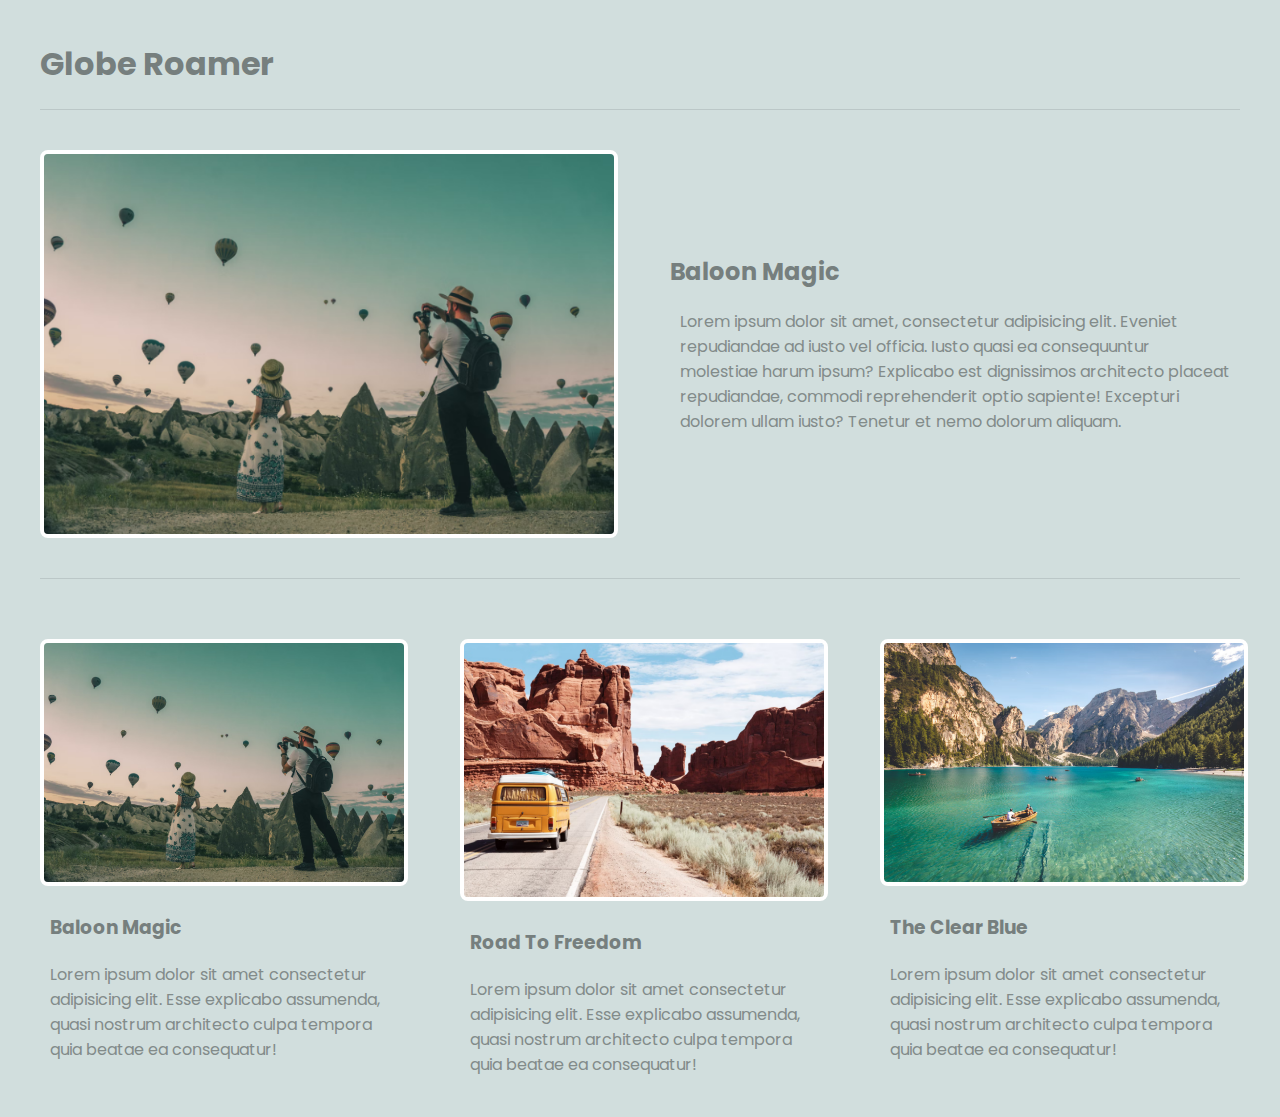
<file: Project-1/index.html>
<!DOCTYPE html>
<html lang="en">
<head>
    <meta charset="UTF-8">
    <meta name="viewport" content="width=device-width, initial-scale=1.0">
    <link rel="preconnect" href="https://fonts.googleapis.com">
<link rel="preconnect" href="https://fonts.gstatic.com" crossorigin>
<link href="https://fonts.googleapis.com/css2?family=Poppins:wght@200;300;400;500;600;700&display=swap" rel="stylesheet">
    <link rel="stylesheet" href="style.css">
    <title>Document</title>
</head>
<body>
    <header>
        <h1>Globe Roamer</h1>
    </header>
    <main class="grid-container">
        <article class="featured">
            <img src="images/1.png" alt="featured">
            <div>
                <h2>Baloon Magic</h2>
                <p>Lorem ipsum dolor sit amet, consectetur adipisicing elit. Eveniet repudiandae ad 
                    iusto vel officia. Iusto quasi ea consequuntur molestiae harum ipsum? Explicabo 
                    est dignissimos architecto placeat repudiandae, commodi 
                    reprehenderit optio sapiente! Excepturi dolorem ullam iusto? Tenetur et nemo 
                    dolorum aliquam.
                </p>
            </div>
        </article>
        <article>
            <img src="images/1.png" alt="article">
            <div>
                <h3>Baloon Magic</h3>
                <p>Lorem ipsum dolor sit amet consectetur adipisicing elit. Esse explicabo 
                    assumenda, quasi nostrum architecto culpa tempora quia beatae ea 
                    consequatur!</p>
            </div>
        </article>
        <article>
            <img src="images/2.png" alt="article">
            <div>
                <h3>Road To Freedom</h3>
                <p>Lorem ipsum dolor sit amet consectetur adipisicing elit. Esse explicabo 
                    assumenda, quasi nostrum architecto culpa tempora quia beatae ea 
                    consequatur!</p>
            </div>
        </article>
        <article>
            <img src="images/3.png" alt="article">
            <div>
                <h3>The Clear Blue</h3>
                <p>Lorem ipsum dolor sit amet consectetur adipisicing elit. Esse explicabo 
                    assumenda, quasi nostrum architecto culpa tempora quia beatae ea 
                    consequatur!</p>
            </div>
        </article>
    </main>
</body>
</html>
</file>
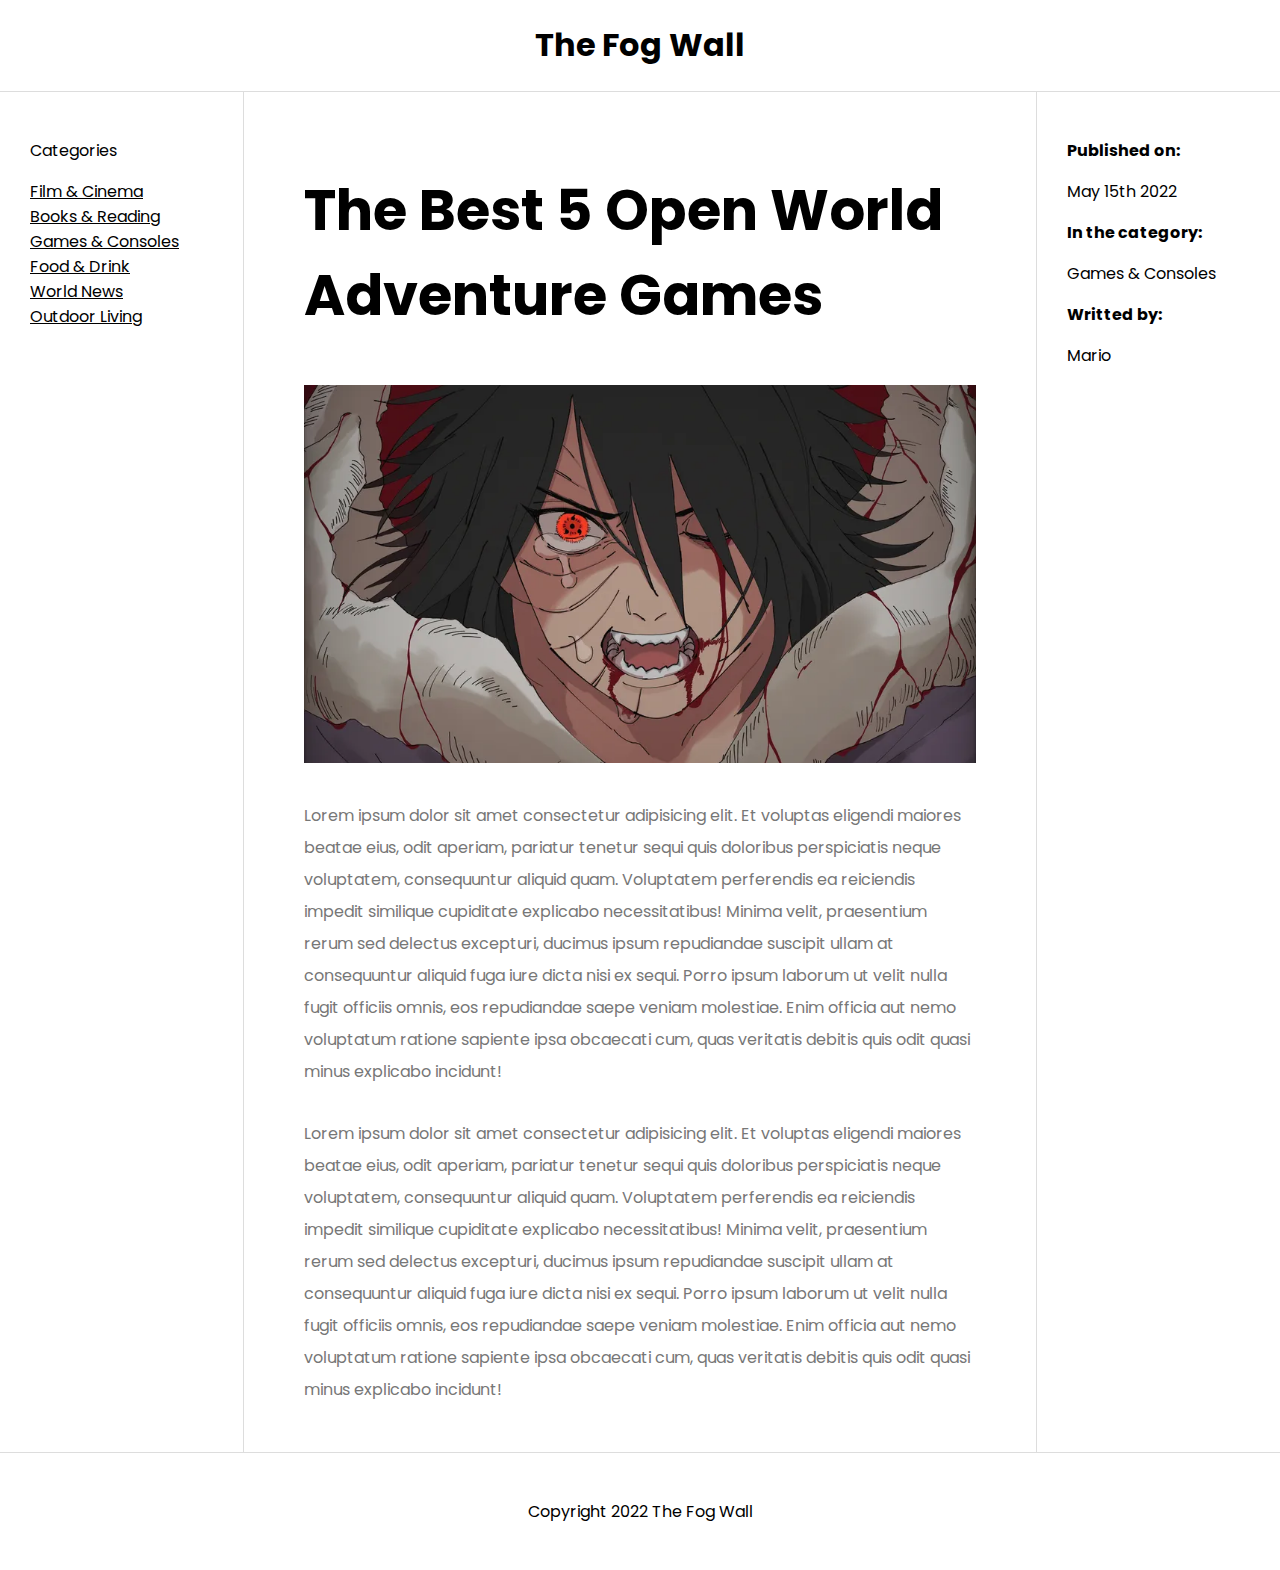
<file: Project-2/index.html>
<!DOCTYPE html>
<html lang="en">
<head>
    <meta charset="UTF-8">
    <meta name="viewport" content="width=device-width, initial-scale=1.0">
    <link href="https://fonts.googleapis.com/css2?family=Poppins:wght@200;300;400;500;600;700&display=swap" rel="stylesheet">
    <link rel="stylesheet" href="style.css">
    <title>Holy Grail Layout</title>
</head>
<body>
  <div class="grid-container">
    <header>
      <h1>The Fog Wall</h1>
    </header>
    <nav>
      <p>Categories</p>
      <li>Film & Cinema</li>
      <li>Books & Reading</li>
      <li>Games & Consoles</li>
      <li>Food & Drink</li>
      <li>World News</li>
      <li>Outdoor Living</li>
    </nav>
    <article>
      <h2>The Best 5 Open World Adventure Games</h2>
      <img src="images/1.jpg" alt="article banner">
      <p>Lorem ipsum dolor sit amet consectetur adipisicing elit. Et voluptas eligendi maiores beatae eius, odit aperiam, pariatur tenetur sequi quis doloribus perspiciatis neque voluptatem, consequuntur aliquid quam. Voluptatem perferendis ea reiciendis impedit similique cupiditate explicabo necessitatibus! Minima velit, praesentium rerum sed delectus excepturi, ducimus ipsum repudiandae suscipit ullam at consequuntur aliquid fuga iure dicta nisi ex sequi. Porro ipsum laborum ut velit nulla fugit officiis omnis, eos repudiandae saepe veniam molestiae. Enim officia aut nemo voluptatum ratione sapiente ipsa obcaecati cum, quas veritatis debitis quis odit quasi minus explicabo incidunt!</p>
      <p>Lorem ipsum dolor sit amet consectetur adipisicing elit. Et voluptas eligendi maiores beatae eius, odit aperiam, pariatur tenetur sequi quis doloribus perspiciatis neque voluptatem, consequuntur aliquid quam. Voluptatem perferendis ea reiciendis impedit similique cupiditate explicabo necessitatibus! Minima velit, praesentium rerum sed delectus excepturi, ducimus ipsum repudiandae suscipit ullam at consequuntur aliquid fuga iure dicta nisi ex sequi. Porro ipsum laborum ut velit nulla fugit officiis omnis, eos repudiandae saepe veniam molestiae. Enim officia aut nemo voluptatum ratione sapiente ipsa obcaecati cum, quas veritatis debitis quis odit quasi minus explicabo incidunt!</p>
    </article>
    <aside>
      <ul>
        <li>
          <p><strong>Published on:</strong></p>
          <p>May 15th 2022</p>
        </li>
        <li>
          <p><strong>In the category:</strong></p>
          <p>Games & Consoles</p>
        </li>
        <li>
          <p><strong>Writted by:</strong></p>
          <p>Mario</p>
        </li>
      </ul>
    </aside>
    <footer>
      <p>Copyright 2022 The Fog Wall</p>
    </footer>
  </div>
</body>
</html>
</file>
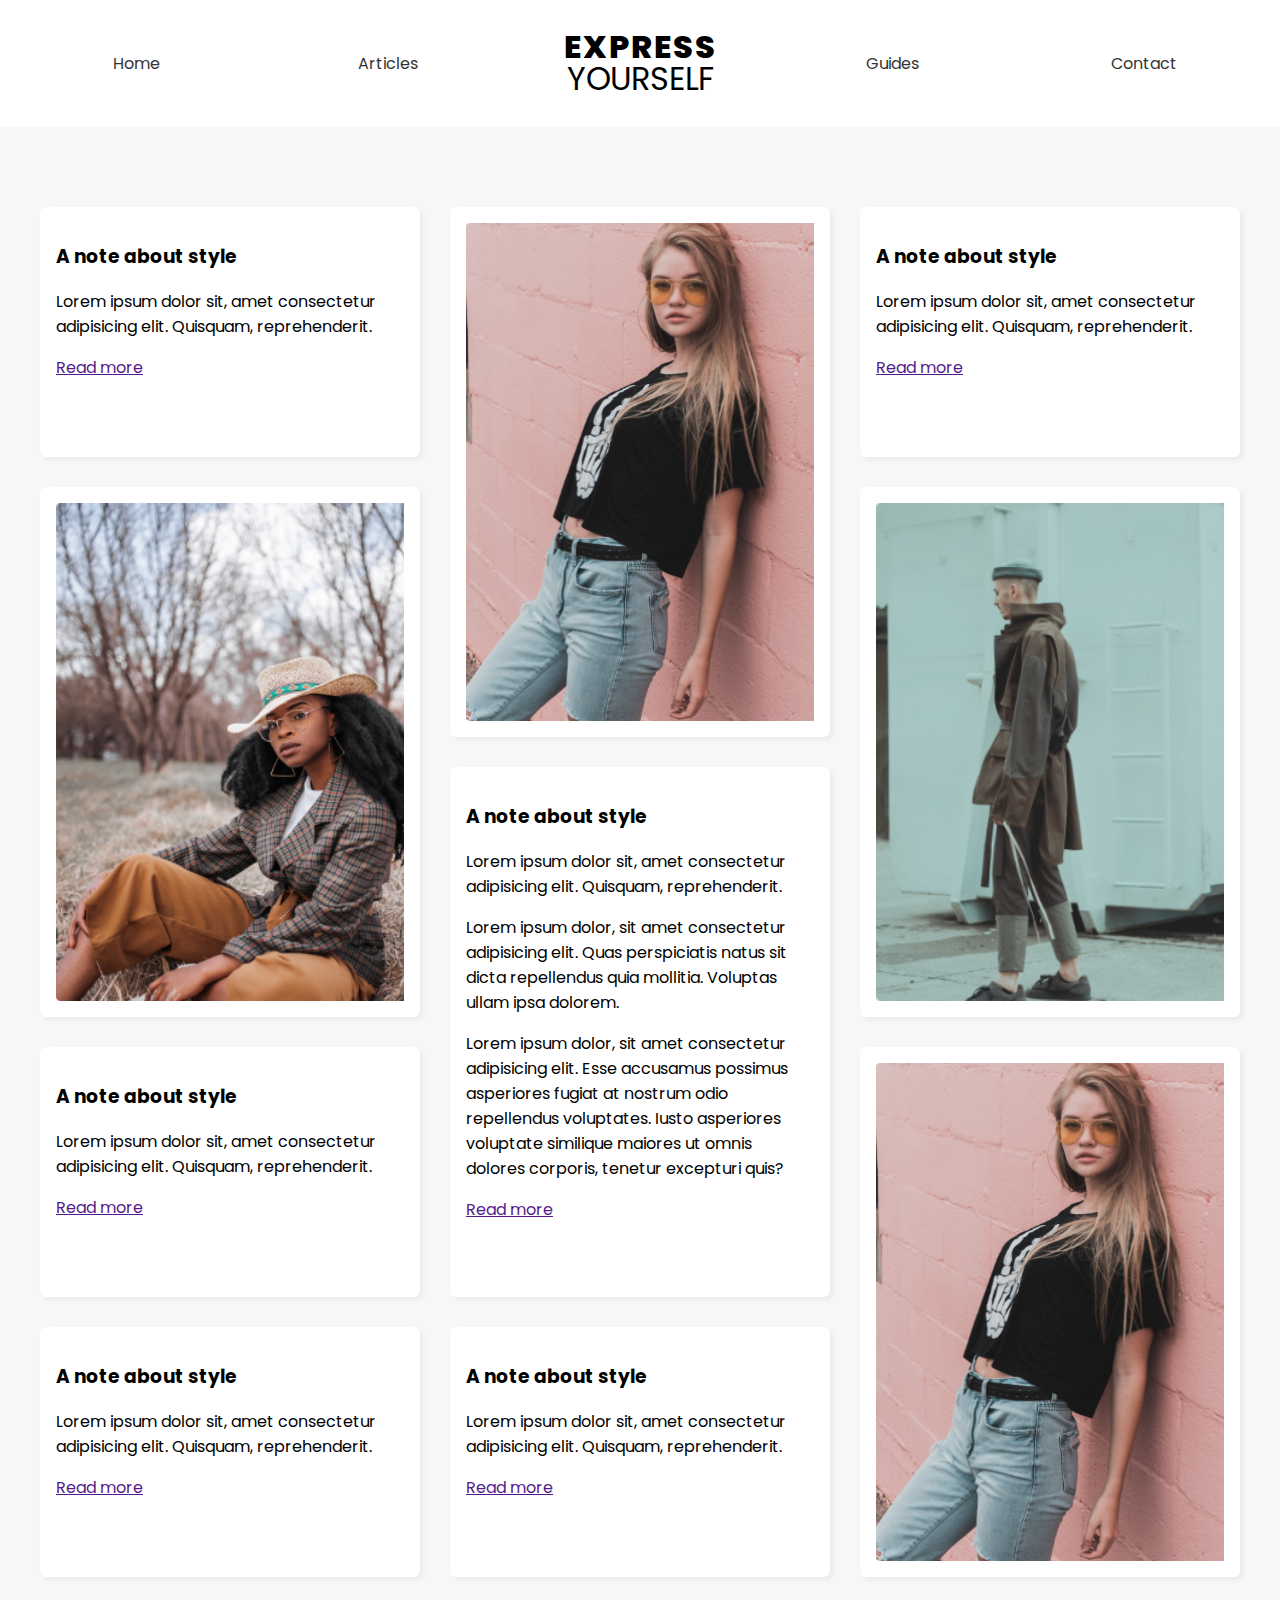
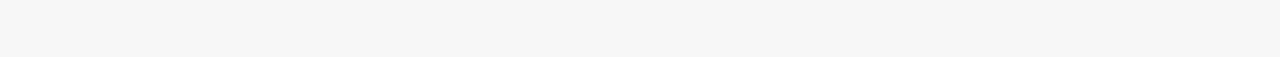
<file: Project-3/index.html>
<!DOCTYPE html>
<html lang="en">

<head>
    <meta charset="UTF-8">
    <meta name="viewport" content="width=device-width, initial-scale=1.0">
    <link href="https://fonts.googleapis.com/css2?family=Poppins:wght@200;300;400;500;600;700&display=swap"
        rel="stylesheet">
        <link rel="stylesheet" href="style.css">
    <title>Document</title>
</head>

<body>
    <header>
      <nav>
        <a href="/">Home</a>
        <a href="/">Articles</a>
        <h1>
          <div>Express</div>
          <div>Yourself</div>
        </h1>
        <a href="/">Guides</a>
        <a href="/">Contact</a>
      </nav>
    </header>
    <main>
      <div class="short">
        <h3>A note about style</h3>
        <p>Lorem ipsum dolor sit, amet consectetur adipisicing elit. Quisquam, reprehenderit.</p>
        <a href="">Read more</a>
      </div>
      <div class="tall">
        <img src="./images/1 .png" alt="model">
      </div>
      <div class="short">
        <h3>A note about style</h3>
        <p>Lorem ipsum dolor sit, amet consectetur adipisicing elit. Quisquam, reprehenderit.</p>
        <a href="">Read more</a>
      </div>
      <div class="tall">
        <img src="./images/2 .png" alt="model">
      </div>
      <div class="tall">
        <img src="./images/3.png" alt="model">
      </div>
      <div class="tall">
        <h3>A note about style</h3>
        <p>Lorem ipsum dolor sit, amet consectetur adipisicing elit. Quisquam, reprehenderit.</p>
        <p>Lorem ipsum dolor, sit amet consectetur adipisicing elit. Quas perspiciatis natus sit dicta repellendus quia mollitia. Voluptas ullam ipsa dolorem.</p>
        <p>Lorem ipsum dolor, sit amet consectetur adipisicing elit. Esse accusamus possimus asperiores fugiat at nostrum odio repellendus voluptates. Iusto asperiores voluptate similique maiores ut omnis dolores corporis, tenetur excepturi quis?</p>
        <a href="">Read more</a>
      </div>
      <div class="short">
        <h3>A note about style</h3>
        <p>Lorem ipsum dolor sit, amet consectetur adipisicing elit. Quisquam, reprehenderit.</p>
        <a href="">Read more</a>
      </div>
      <div class="tall">
        <img src="./images/1 .png" alt="model">
      </div>
      <div class="short">
        <h3>A note about style</h3>
        <p>Lorem ipsum dolor sit, amet consectetur adipisicing elit. Quisquam, reprehenderit.</p>
        <a href="">Read more</a>
      </div>
      <div class="short">
        <h3>A note about style</h3>
        <p>Lorem ipsum dolor sit, amet consectetur adipisicing elit. Quisquam, reprehenderit.</p>
        <a href="">Read more</a>
      </div>
    </main>
  </body>

</html>
</file>
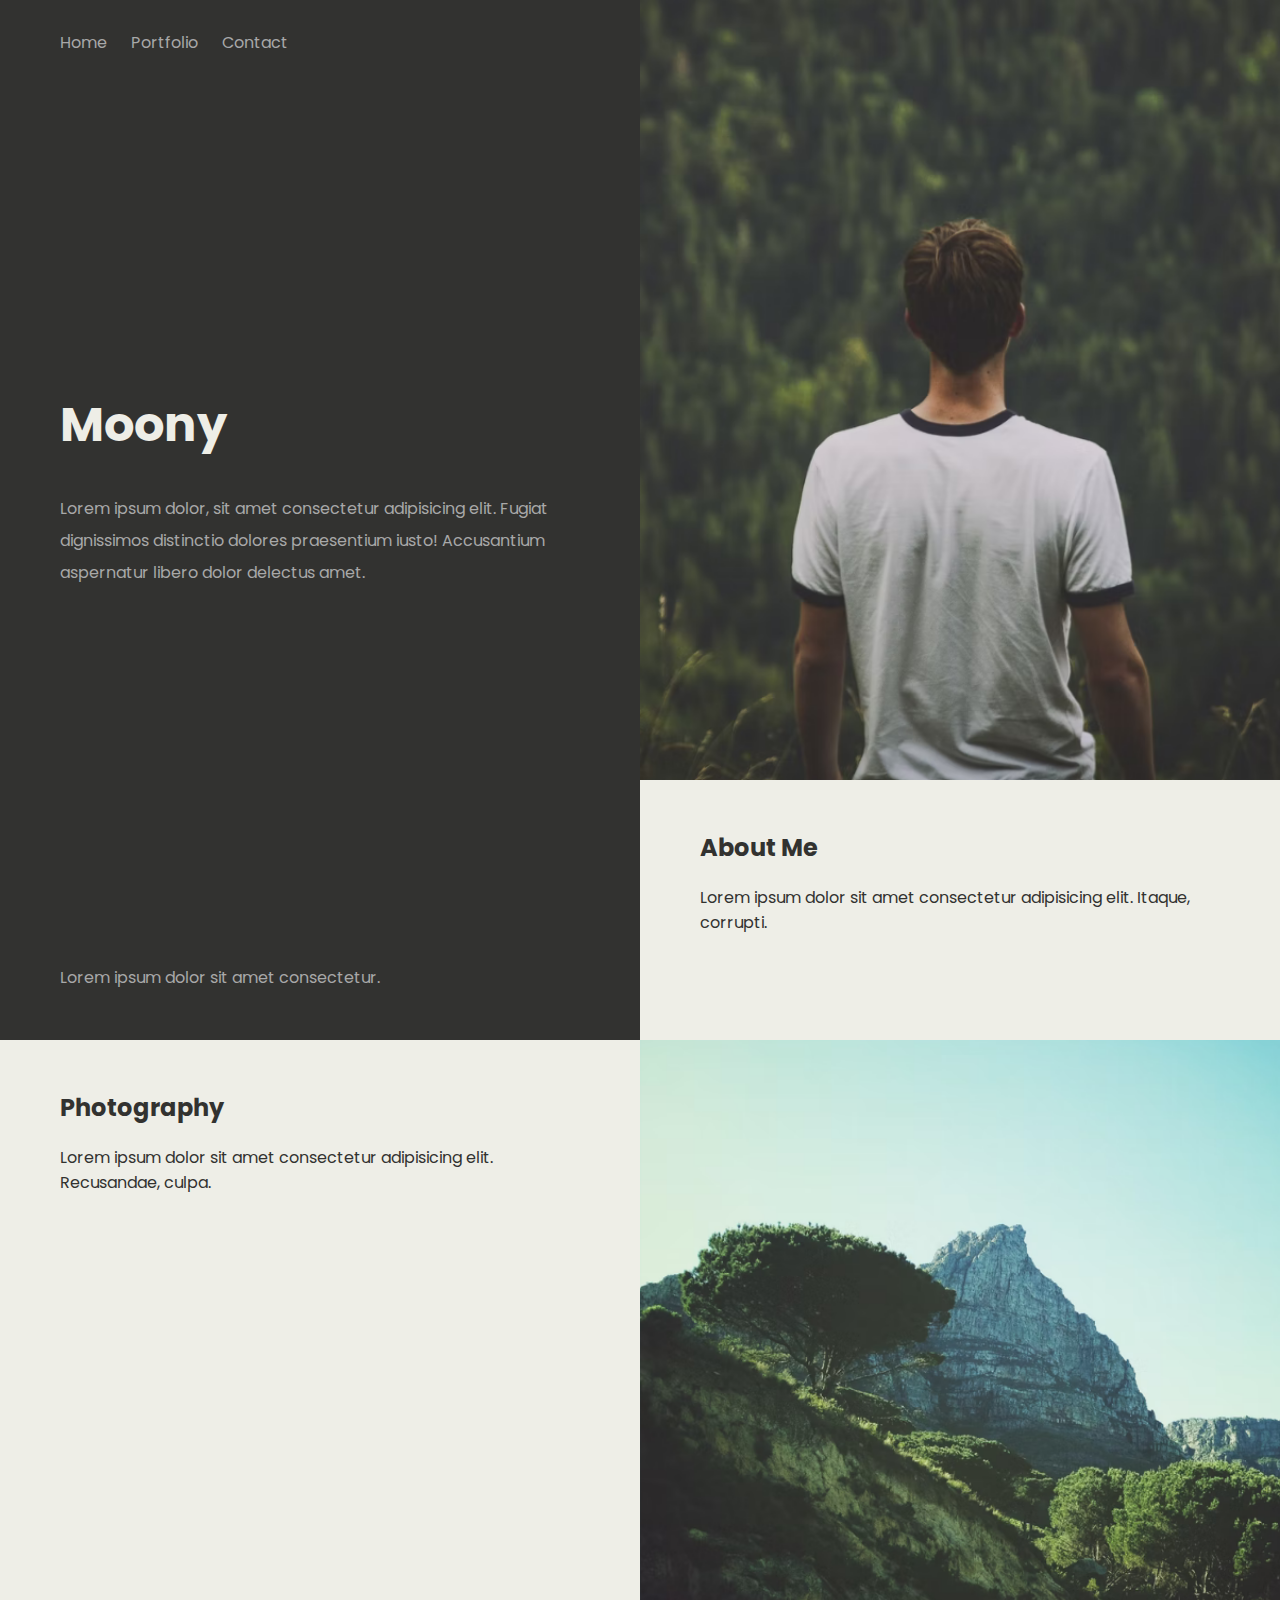
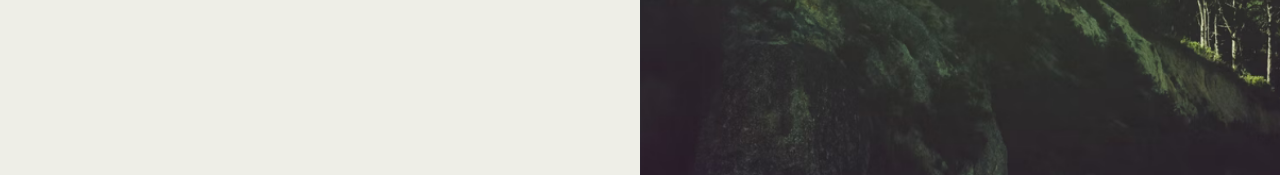
<file: Project-4/index.html>
<!DOCTYPE html>
<html lang="en">
<head>
    <meta charset="UTF-8">
    <meta name="viewport" content="width=device-width, initial-scale=1.0">
    <link href="https://fonts.googleapis.com/css2?family=Poppins:wght@200;300;400;500;600;700&display=swap"
    rel="stylesheet">
    <link rel="stylesheet" href="style.css">
    <title>Document</title>
</head>
<body>
    <main>
      <div class="panel welcome">
        <nav>
          <a href="">Home</a>
          <a href="">Portfolio</a>
          <a href="">Contact</a>
        </nav>
        <div>
          <h1>Moony</h1>
          <p>Lorem ipsum dolor, sit amet consectetur adipisicing elit. Fugiat dignissimos distinctio dolores praesentium iusto! Accusantium aspernatur libero dolor delectus amet.</p>
        </div>
        <footer>
          <p>Lorem ipsum dolor sit amet consectetur.</p>
        </footer>
      </div>
      <div class="panel about">
        <img src="img/1.png" alt="main pic">
        <div class="text">
          <h2>About Me</h2>
          <p>Lorem ipsum dolor sit amet consectetur adipisicing elit. Itaque, corrupti.</p>
        </div>
      </div>
      <div class="panel photos">
        <div class="text">
          <h2>Photography</h2>
          <p>Lorem ipsum dolor sit amet consectetur adipisicing elit. Recusandae, culpa.</p>
        </div>
        <img src="img/2.png" alt="landscape pic">
      </div>
    </main>
  </body>
  
</html>
</file>
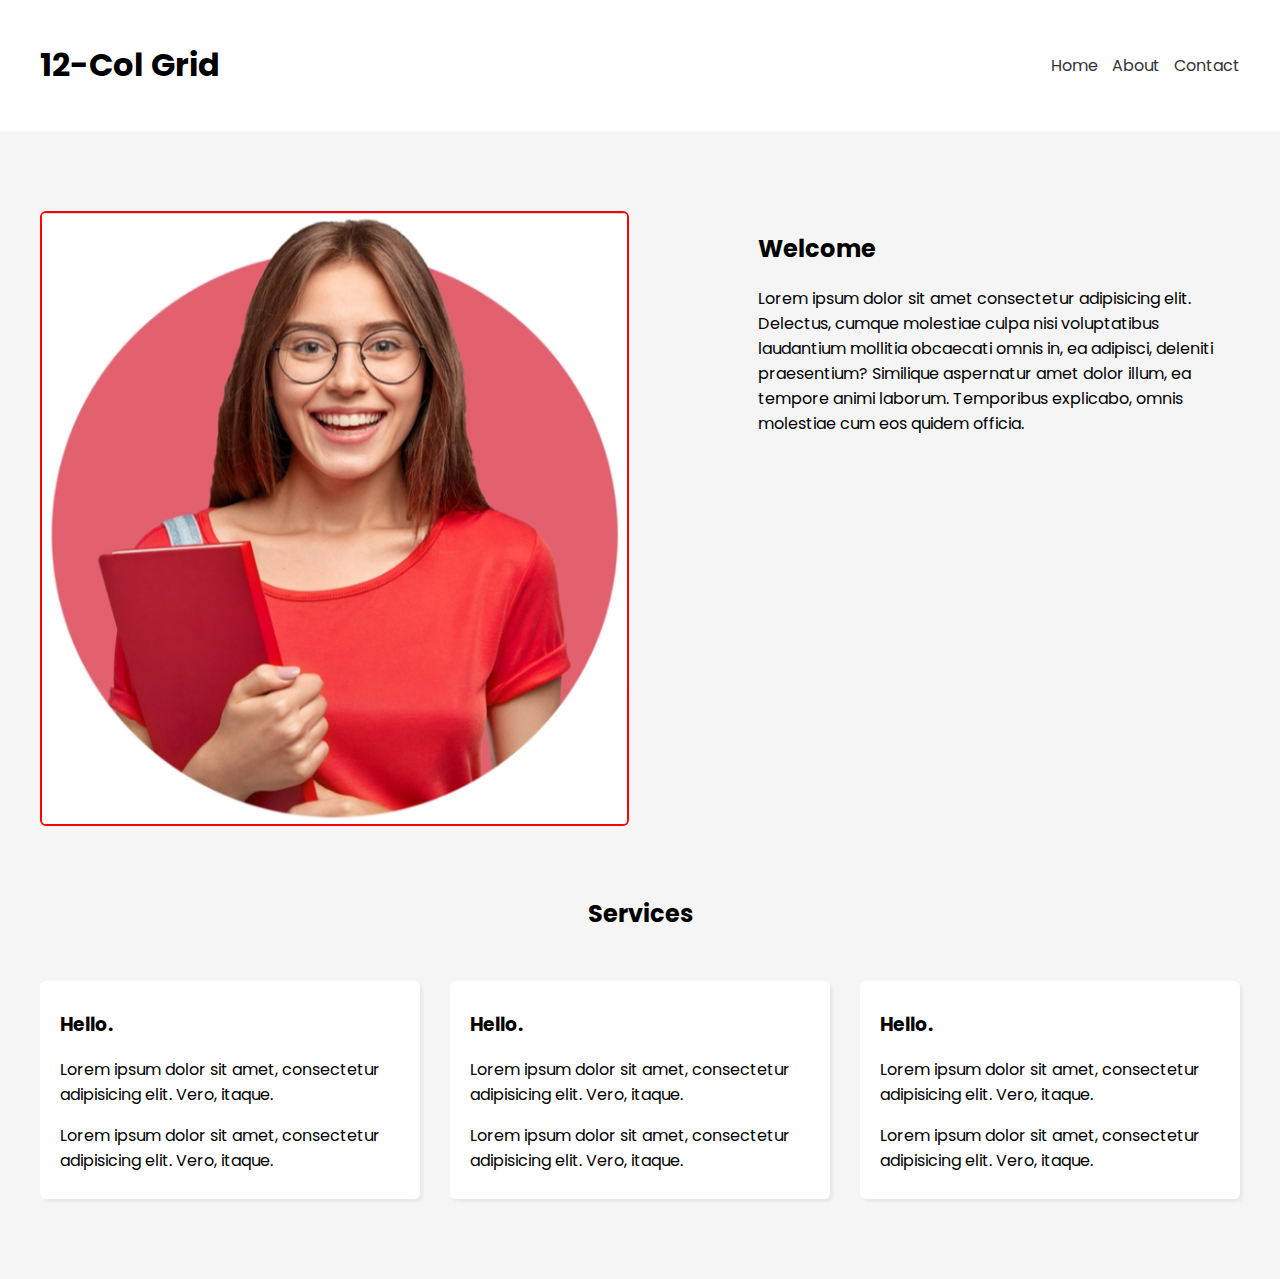
<file: Project-5/index.html>
<!DOCTYPE html>
<html lang="en">
<head>
    <meta charset="UTF-8">
    <meta name="viewport" content="width=device-width, initial-scale=1.0">
    <link href="https://fonts.googleapis.com/css2?family=Poppins:wght@200;300;400;500;600;700&display=swap"
    rel="stylesheet">
    <link rel="stylesheet" href="style.css">
    <title>Document</title>
</head>
<body>
    <div>
        <header class="grid">
          <h1>12-Col Grid</h1>
          <nav>
            <a href="">Home</a>
            <a href="">About</a>
            <a href="">Contact</a>
          </nav>
        </header>
        <main class="grid">
          <img src="./hero.png" alt="bill murray">
          <div class="welcome">
            <h2>Welcome</h2>
            <p>Lorem ipsum dolor sit amet consectetur adipisicing elit. Delectus, cumque molestiae culpa nisi voluptatibus laudantium mollitia obcaecati omnis in, ea adipisci, deleniti praesentium? Similique aspernatur amet dolor illum, ea tempore animi laborum. Temporibus explicabo, omnis molestiae cum eos quidem officia.</p>
          </div>
          <h2>Services</h2>
          <div class="card">
            <h3>Hello.</h3>
            <p>Lorem ipsum dolor sit amet, consectetur adipisicing elit. Vero, itaque.</p>
            <p>Lorem ipsum dolor sit amet, consectetur adipisicing elit. Vero, itaque.</p>
          </div>
          <div class="card">
            <h3>Hello.</h3>
            <p>Lorem ipsum dolor sit amet, consectetur adipisicing elit. Vero, itaque.</p>
            <p>Lorem ipsum dolor sit amet, consectetur adipisicing elit. Vero, itaque.</p>
          </div>
          <div class="card">
            <h3>Hello.</h3>
            <p>Lorem ipsum dolor sit amet, consectetur adipisicing elit. Vero, itaque.</p>
            <p>Lorem ipsum dolor sit amet, consectetur adipisicing elit. Vero, itaque.</p>
          </div>
        </main>
      </div>
</body>
</html>
</file>
<file: Project-1/style.css>
body{
    font-family: 'Poppins', sans-serif;
    margin:  20px;
    background: #d1dedd;
}

ul,li{
    padding: 0;
    list-style-type: none;
}
h1,h2,h3{
    color: #767f7e;
}
p{
    color: #828b8a;
}

header{
    max-width: 1200px;
    margin: 40px auto;
    border-bottom: 1px solid #bbc7c7;
}
.grid-container{
    display: grid;
    grid-template-columns: repeat(3,1fr);
    max-width: 1200px;
    gap: 60px;
    margin: 20px auto;
}
article.featured{
    grid-column: 1/4;
    display: grid;
    grid-template-columns: repeat(2,1fr);
    gap: 60px;
    align-items: center;
    border-bottom: 1px solid #bbc7c7;
    padding-bottom: 40px;
}

article img, article.featured img{
    width: 100%;
    border: 4px solid #fff;
    border-radius: 8px;
}

article p, article h3{
    margin: 20px 10px;
}

/* Responsive  */

@media screen and (max-width:980px){
    article{
        grid-column: 1/4;
        display: grid;
        grid-template-columns: repeat(2,1fr);
        gap: 60px;
        align-items: center;
    }

}

@media screen and (max-width: 760px){
    article, article.featured{
        display: block;
        margin: 0 20px;
    }
}
</file>
<file: Project-2/style.css>
body {
    margin: 0;
    font-family: "Poppins";
  }
  ul, li {
    padding: 0;
    list-style-type: none;
  }
  
  .grid-container {
    display: grid;
    grid-template-columns: 1fr 3fr 1fr;
    column-gap: 30px;
  }
  header {
    grid-column: 1/4;
    text-align: center;
    border-bottom: 1px solid #ddd;
  }
  nav {
    padding: 30px;
    border-right: 1px solid #ddd;
  }
  nav li {
    text-decoration: underline;
  }
  article {
    padding: 30px;
  }
  article h2 {
    font-size: 3.5em;
    max-width: 800px;
  }
  article img {
    width: 100%;
  }
  article p {
    margin-top: 30px;
    line-height: 2em;
    color: #777;
  }
  aside {
    padding: 30px;
    border-left: 1px solid #ddd;
  }
  footer {
    grid-column: 1/4;
    text-align: center;
    border-top: 1px solid #ddd;
    padding: 30px;
  }
  
  /* responsive */
  @media screen and (max-width: 1200px) {
    nav {
      grid-column: 1/4;
      border-right: 0;
      border-bottom: 1px solid #ddd;
    }
    nav li {
      display: inline-block;
      margin-right: 10px;
    }
    article {
      grid-column: 1/3;
    }
    aside {
      padding: 16px;
    }
  }
  
  @media screen and (max-width: 980px) {
    nav, article, aside {
      grid-column: 1/4;
    }
    aside {
      border-left: 0;
      border-top: 1px solid #ddd;
    }
    article h2 {
      font-size: 2.5em;
    }
  }
</file>
<file: Project-3/style.css>
body {
    margin: 0;
    font-family: "Poppins";
    background: #f7f7f7;
  }
  
  header {
    background: #fff;
    padding: 10px;
  }
  nav {
    max-width: 1400px;
    margin: 0 auto;
    display: grid;
    grid-template-columns: repeat(5, 1fr);
    align-items: center;
    text-align: center;
  }
  nav a {
    text-decoration: none;
    color: #333;
  }
  nav h1 {
    text-transform: uppercase;
    line-height: 1em;
  }
  nav h1 div:first-child {
    font-weight: 800;
    letter-spacing: 1.5px;
  }
  nav h1 div:last-child {
    font-weight: 400;
  }
  main {
    max-width: 1200px;
    margin: 60px auto;
    padding: 20px;
    display: grid;
    grid-template-columns: 1fr 1fr 1fr;
    grid-auto-rows: 250px;
    gap: 30px;
  }
  main div {
    overflow: hidden;
    background: #fff;
    border-radius: 6px;
    border: 16px solid #fff;
    box-shadow: 3px 3px 5px rgba(0,0,0,0.05);
  }
  main img {
    min-width: 100%;
    height: 100%;
  }
  main .short {
    grid-row: span 1;
  }
  main .tall {
    grid-row: span 2;
  }
  
  @media screen and (max-width: 960px) {
    main {
      grid-template-columns: repeat(2,1fr);
    }
  }
  
  @media screen and (max-width: 620px) {
    main {
      grid-template-columns: 1fr;
      max-width: 400px;
      margin-top: 20px;
    }
    nav {
      grid-template-columns: repeat(4, 1fr);
    }
    nav h1{
        grid-column-start: 1;
        grid-column-end: 5;
      grid-row: 1;
    }  
  }
</file>
<file: Project-4/style.css>
body {
    margin: 0;
    font-family: "Poppins";
  }
  
  main {
    display: grid;
    grid-template-columns: 1.2fr 1fr 1fr;
    min-height: 100%;
  }
  .panel {
    display: grid;
    grid-template-columns: 1fr;
  }
  .panel .text {
    background: #eeeee7;
    color: #323230;
    padding: 30px 60px;
  }
  
  /* welcome panel */
  .panel.welcome {
    background: #323230;
    padding: 30px 60px;
    grid-auto-rows: 1fr;
  }
  .panel.welcome nav a {
    color: #a8a8a8;
    text-decoration: none;
    margin-right: 20px;
  }
  .panel.welcome p {
    color: #a8a8a8;
    max-width: 540px;
    line-height: 2em;
  }
  .panel.welcome h1 {
    color: #eeeee7;
    font-size: 3em;
  }
  .panel.welcome footer {
    align-self: end;
  }
  
  /* about panel */
  .panel.about {
    grid-template-rows: 3fr 1fr;
    overflow: hidden;
  }
  .panel.about img {
    min-height: 100%;
    min-width: 100%;
  }
  
  /* photos panel */
  .panel.photos {
    grid-template-rows: 1fr 3fr;
    overflow: hidden;
  }
  .panel.photos img {
    min-height: 100%;
    min-width: 100%;
  }
  
  @media screen and (max-width: 1400px) {
    main {
      grid-template-columns: 1fr 1fr;
    }
    .panel.photos {
      grid-column: span 2;
      grid-template-columns: 1fr 1fr;
      grid-template-rows: 1fr;
    }
  }
  @media screen and (max-width: 960px) {
    main {
      grid-template-columns: 1fr;
      grid-template-rows: 500px 400px 400px;
    }
    .panel.about {
      grid-column: span 2;
      grid-template-columns: 1fr 1fr;
      grid-template-rows: 1fr;
    }
    .panel img {
      width: 100%;
    }
  }
  @media screen and (max-width: 680px) {
    main {
      grid-template-rows: 700px 600px 600px;
    }
    .panel.about, .panel.photos {
      grid-column: span 1;
      grid-template-columns: 1fr;
      grid-template-rows: 1fr 1fr;
      border-bottom: 1px solid #dcdcd0;
    }
    
    .panel img {
      width: 100%;
    }
  }
</file>
<file: Project-5/style.css>
body {
    margin: 0;
    font-family: "Poppins";
    background: #f5f5f5;
  }
  
  .grid {
    display: grid;
    grid-template-columns: repeat(12, 1fr);
    gap: 30px;
  }
  header {
    padding: 20px 40px;
    background: white;
    align-items: center;
  }
  header h1 {
    grid-column: span 6;
  }
  header nav {
    grid-column: 7 / span 6;
    justify-self: end;
  }
  header nav a {
    color: #333;
    margin-left: 10px;
    text-decoration: none;
  }
  main {
    max-width: 1200px;
    margin: 60px auto;
    padding: 20px;
  }
  main img {
    border: 2px solid red;
    grid-column: span 6;
    width: 100%;
    border-radius: 6px;
  }
  main .welcome {
    grid-column: 8 / span 5;
  }
  main > h2 {
    grid-column: span 12;
    text-align: center;
    font-size: 1.5em;
    padding-top: 20px;
  }
  main .card {
    grid-column: span 4;
    background: white;
    padding: 10px 20px;
    border-radius: 6px;
    box-shadow: 3px 3px 3px rgba(0,0,0,0.05);
  }
  
  @media screen and (max-width: 960px) {
    main img {
      grid-column: 2 / span 10;
    }
    main .welcome {
      grid-column: 3 / span 8;
      text-align: center;
    }
    main .card {
      grid-column: 3 / span 8;
    }
    main {
      justify-items: center;
    }
  }
</file>
